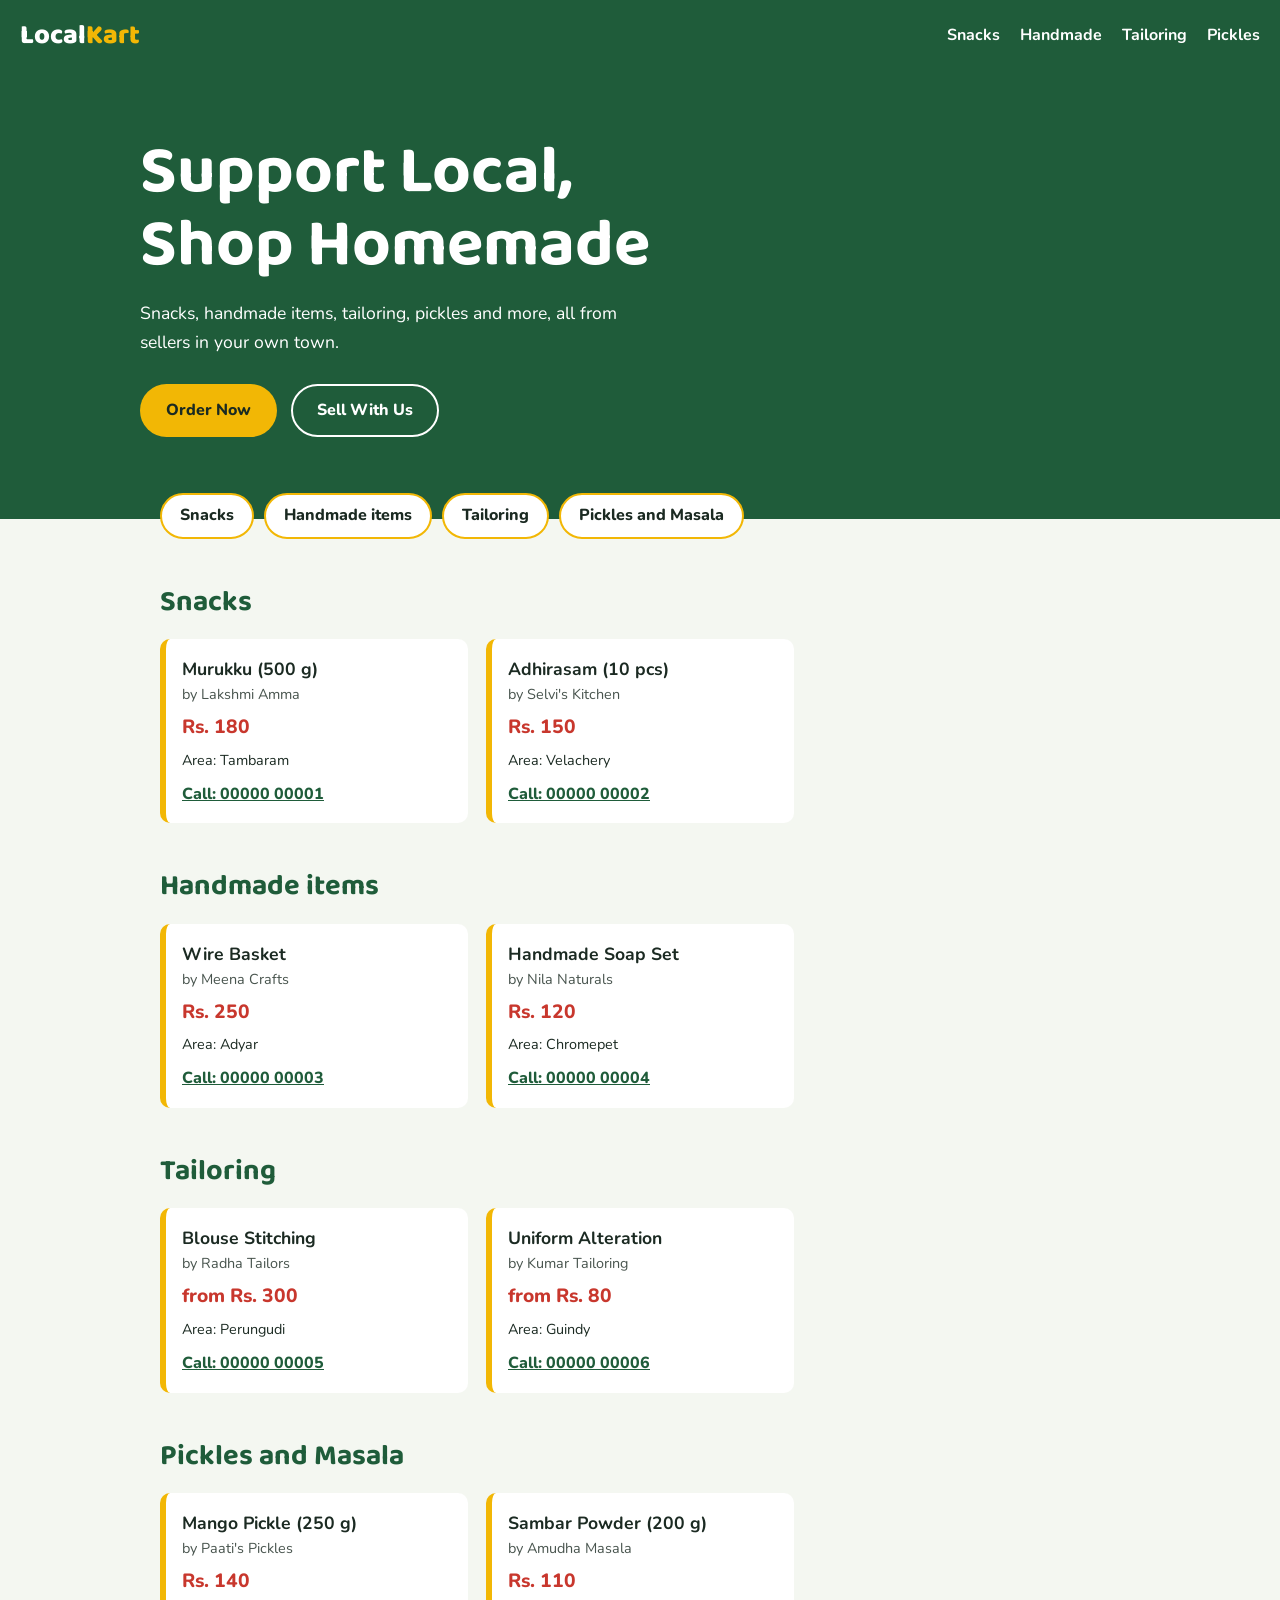
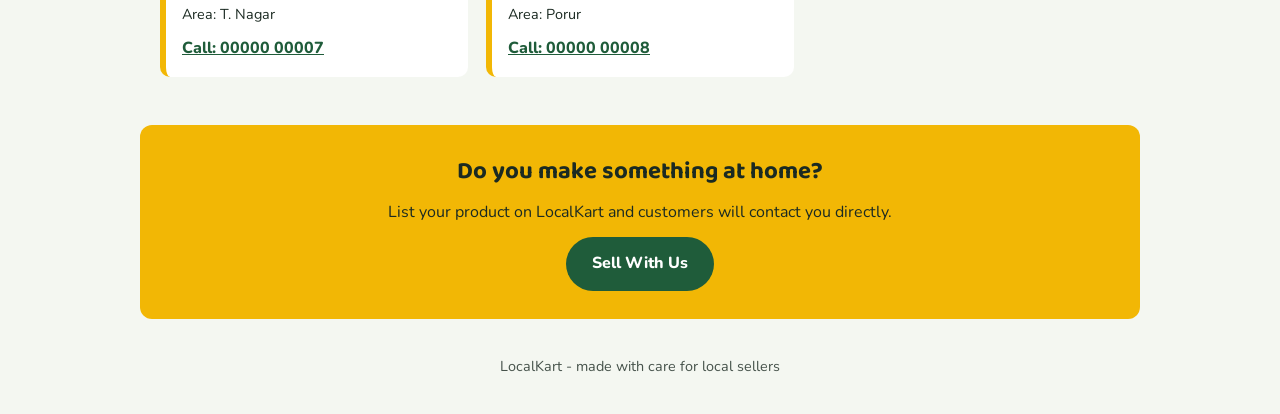
<file: index.html>
<!DOCTYPE html>
<html lang="en">
<head>
  <meta charset="UTF-8">
  <!-- This line makes the site fit properly on mobile screens -->
  <meta name="viewport" content="width=device-width, initial-scale=1">
  <title>LocalKart - Support Local, Shop Homemade</title>
  <!-- Google Fonts (needs internet). A default font is used if offline -->
  <link rel="stylesheet" href="https://fonts.googleapis.com/css2?family=Baloo+2:wght@700;800&family=Nunito:wght@400;700;800&display=swap">
  <link rel="stylesheet" href="style.css">
</head>
<body>

  <!-- ===== NAVBAR ===== -->
  <header class="navbar">
    <a href="index.html" class="logo">Local<span>Kart</span></a>
    <nav>
      <a href="#snacks">Snacks</a>
      <a href="#handmade">Handmade</a>
      <a href="#tailoring">Tailoring</a>
      <a href="#pickles">Pickles</a>
    </nav>
  </header>

  <!-- ===== HERO BANNER ===== -->
  <section class="hero">
    <div class="hero-inner">
      <h1>Support Local, Shop Homemade</h1>
      <p>Snacks, handmade items, tailoring, pickles and more, all from sellers in your own town.</p>
      <!-- Both buttons open Page 2 (order.html) -->
      <a class="btn btn-gold" href="order.html?type=order">Order Now</a>
      <a class="btn btn-outline" href="order.html?type=sell">Sell With Us</a>
    </div>
  </section>

  <!-- ===== CATEGORY BUTTONS (clicking one scrolls to that section) ===== -->
  <div class="categories">
    <a href="#snacks">Snacks</a>
    <a href="#handmade">Handmade items</a>
    <a href="#tailoring">Tailoring</a>
    <a href="#pickles">Pickles and Masala</a>
  </div>

  <!-- ===== SNACKS ===== -->
  <section class="section" id="snacks">
    <h2>Snacks</h2>
    <div class="grid">
      <!-- One card = one product. Copy-paste a card and change the details -->
      <div class="card">
        <h3>Murukku (500 g)</h3>
        <p class="seller">by Lakshmi Amma</p>
        <p class="price">Rs. 180</p>
        <p class="meta">Area: Tambaram</p>
        <a class="call" href="tel:+910000000001">Call: 00000 00001</a>
      </div>
      <div class="card">
        <h3>Adhirasam (10 pcs)</h3>
        <p class="seller">by Selvi's Kitchen</p>
        <p class="price">Rs. 150</p>
        <p class="meta">Area: Velachery</p>
        <a class="call" href="tel:+910000000002">Call: 00000 00002</a>
      </div>
    </div>
  </section>

  <!-- ===== HANDMADE ===== -->
  <section class="section" id="handmade">
    <h2>Handmade items</h2>
    <div class="grid">
      <div class="card">
        <h3>Wire Basket</h3>
        <p class="seller">by Meena Crafts</p>
        <p class="price">Rs. 250</p>
        <p class="meta">Area: Adyar</p>
        <a class="call" href="tel:+910000000003">Call: 00000 00003</a>
      </div>
      <div class="card">
        <h3>Handmade Soap Set</h3>
        <p class="seller">by Nila Naturals</p>
        <p class="price">Rs. 120</p>
        <p class="meta">Area: Chromepet</p>
        <a class="call" href="tel:+910000000004">Call: 00000 00004</a>
      </div>
    </div>
  </section>

  <!-- ===== TAILORING ===== -->
  <section class="section" id="tailoring">
    <h2>Tailoring</h2>
    <div class="grid">
      <div class="card">
        <h3>Blouse Stitching</h3>
        <p class="seller">by Radha Tailors</p>
        <p class="price">from Rs. 300</p>
        <p class="meta">Area: Perungudi</p>
        <a class="call" href="tel:+910000000005">Call: 00000 00005</a>
      </div>
      <div class="card">
        <h3>Uniform Alteration</h3>
        <p class="seller">by Kumar Tailoring</p>
        <p class="price">from Rs. 80</p>
        <p class="meta">Area: Guindy</p>
        <a class="call" href="tel:+910000000006">Call: 00000 00006</a>
      </div>
    </div>
  </section>

  <!-- ===== PICKLES AND MASALA ===== -->
  <section class="section" id="pickles">
    <h2>Pickles and Masala</h2>
    <div class="grid">
      <div class="card">
        <h3>Mango Pickle (250 g)</h3>
        <p class="seller">by Paati's Pickles</p>
        <p class="price">Rs. 140</p>
        <p class="meta">Area: T. Nagar</p>
        <a class="call" href="tel:+910000000007">Call: 00000 00007</a>
      </div>
      <div class="card">
        <h3>Sambar Powder (200 g)</h3>
        <p class="seller">by Amudha Masala</p>
        <p class="price">Rs. 110</p>
        <p class="meta">Area: Porur</p>
        <a class="call" href="tel:+910000000008">Call: 00000 00008</a>
      </div>
    </div>
  </section>

  <!-- ===== SELL WITH US ===== -->
  <section class="sell-strip">
    <h2>Do you make something at home?</h2>
    <p>List your product on LocalKart and customers will contact you directly.</p>
    <a class="btn btn-green" href="order.html?type=sell">Sell With Us</a>
  </section>

  <footer>LocalKart - made with care for local sellers</footer>

</body>
</html>
</file>
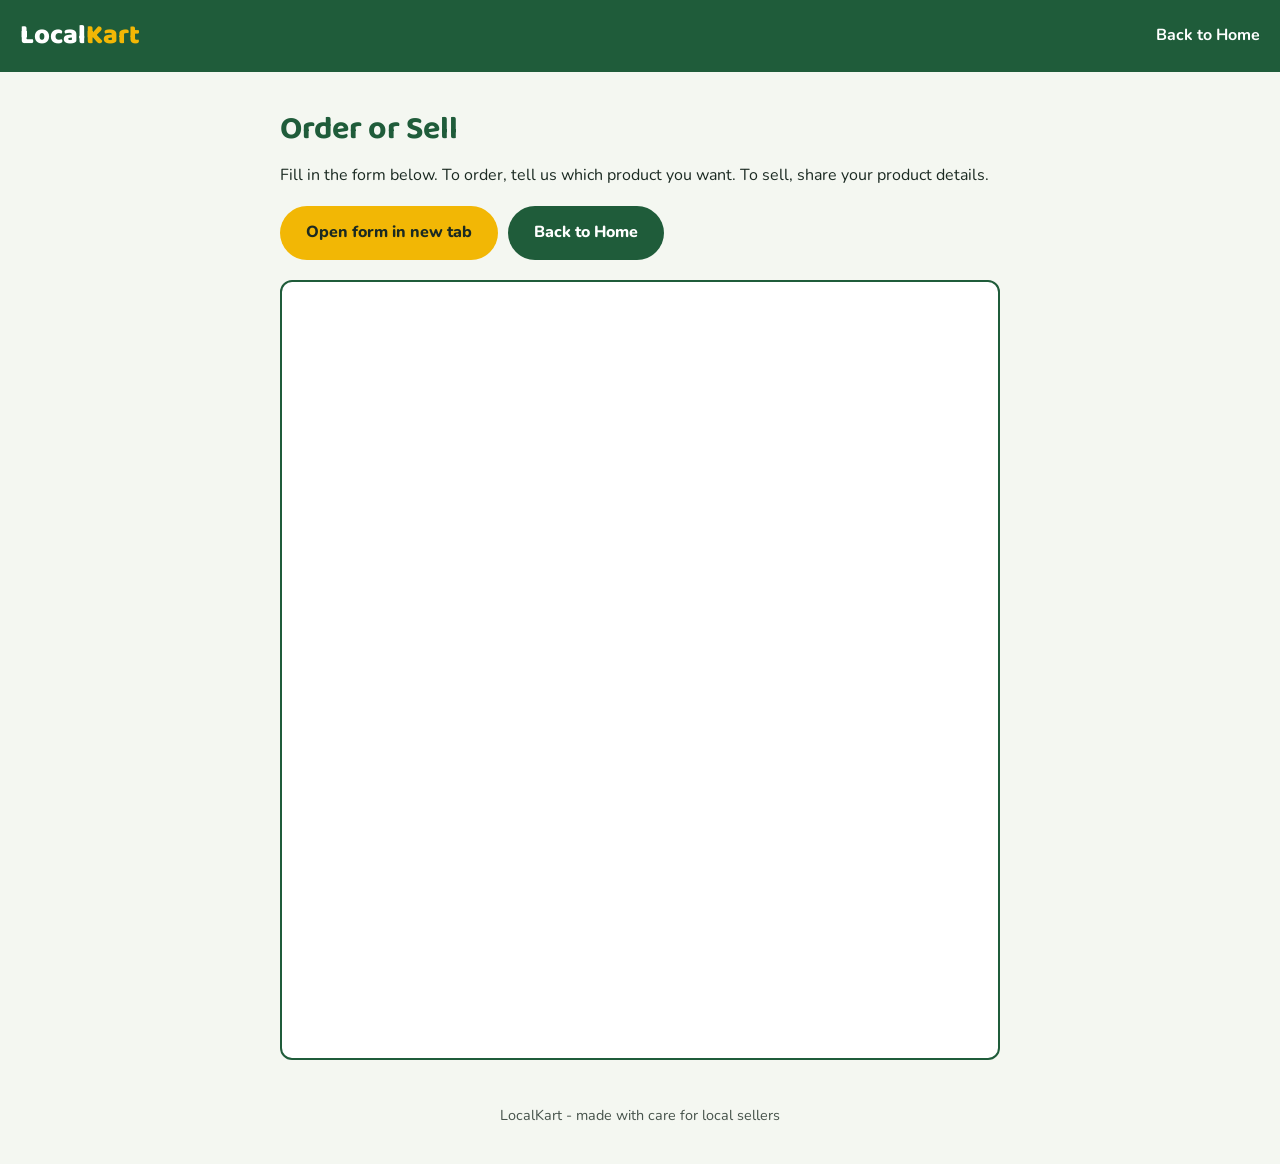
<file: order.html>
<!DOCTYPE html>
<html lang="en">
<head>
  <meta charset="UTF-8">
  <meta name="viewport" content="width=device-width, initial-scale=1">
  <title>Order or Sell - LocalKart</title>
  <link rel="stylesheet" href="https://fonts.googleapis.com/css2?family=Baloo+2:wght@700;800&family=Nunito:wght@400;700;800&display=swap">
  <link rel="stylesheet" href="style.css">
</head>
<body>

  <!-- ===== NAVBAR (same as Page 1) ===== -->
  <header class="navbar">
    <a href="index.html" class="logo">Local<span>Kart</span></a>
    <nav><a href="index.html">Back to Home</a></nav>
  </header>

  <main class="form-page">
    <h1>Order or Sell</h1>
    <p>Fill in the form below. To order, tell us which product you want. To sell, share your product details.</p>

    <div class="form-actions">
      <!-- Your Google Form link is added here. Change it if needed -->
      <a class="btn btn-gold" href="https://docs.google.com/forms/d/e/1FAIpQLSf2zXcIQqNqaJaJ0sYvj6LYLiAcig-KDoL0oi7hPgLIgUlmKg/viewform" target="_blank" rel="noopener">Open form in new tab</a>
      <a class="btn btn-green" href="index.html">Back to Home</a>
    </div>

    <!-- Google Form embed. The src link ends with "?embedded=true" -->
    <iframe class="form-frame" src="https://docs.google.com/forms/d/e/1FAIpQLSf2zXcIQqNqaJaJ0sYvj6LYLiAcig-KDoL0oi7hPgLIgUlmKg/viewform?embedded=true" title="LocalKart form">
      The form did not load. Please click "Open form in new tab".
    </iframe>
  </main>

  <footer>LocalKart - made with care for local sellers</footer>

</body>
</html>
</file>
<file: style.css>
/* ===== LocalKart - style.css =====
   Both pages use this one CSS file */

/* 1. Colors - change them here and the whole site changes */
:root {
  --green: #1f5c3a;   /* banana leaf green */
  --gold: #f2b705;    /* turmeric yellow */
  --red: #c8372d;     /* chilli red */
  --bg: #f4f7f1;
  --ink: #1b2a22;
  --white: #ffffff;
}

/* 2. Basic reset */
* { box-sizing: border-box; margin: 0; padding: 0; }
html { scroll-behavior: smooth; }
body {
  font-family: "Nunito", Arial, sans-serif;
  background: var(--bg);
  color: var(--ink);
  line-height: 1.6;
}
a { color: inherit; }
:focus-visible { outline: 3px solid var(--gold); outline-offset: 2px; }

/* 3. Top navigation bar */
.navbar {
  background: var(--green);
  color: var(--white);
  padding: 14px 20px;
  display: flex;
  justify-content: space-between;
  align-items: center;
  flex-wrap: wrap;
  gap: 10px;
}
.logo { font-family: "Baloo 2", Arial, sans-serif; font-size: 1.7rem; font-weight: 800; text-decoration: none; }
.logo span { color: var(--gold); }
.navbar nav a { margin-left: 16px; text-decoration: none; font-weight: 700; }
.navbar nav a:hover { color: var(--gold); }

/* 4. Buttons */
.btn {
  display: inline-block;
  padding: 12px 24px;
  border-radius: 999px;
  font-weight: 800;
  text-decoration: none;
  border: 2px solid transparent;
  cursor: pointer;
}
.btn-gold { background: var(--gold); color: var(--ink); }
.btn-gold:hover { background: #ffd23f; }
.btn-outline { border-color: var(--white); color: var(--white); }
.btn-outline:hover { background: var(--white); color: var(--green); }
.btn-green { background: var(--green); color: var(--white); }
.btn-green:hover { background: #17482d; }

/* 5. Hero banner (Page 1 top) */
.hero {
  background: var(--green);
  color: var(--white);
  padding: 64px 20px 72px;
  text-align: left;
}
.hero-inner { max-width: 1000px; margin: 0 auto; }
.hero h1 {
  font-family: "Baloo 2", Arial, sans-serif;
  font-size: clamp(2.2rem, 7vw, 4.2rem);
  line-height: 1.1;
  max-width: 14ch;
}
.hero p { margin: 16px 0 28px; max-width: 46ch; font-size: 1.1rem; }
.hero .btn { margin-right: 10px; margin-bottom: 10px; }

/* 6. Category buttons */
.categories {
  max-width: 1000px;
  margin: -26px auto 0;
  padding: 0 20px;
  display: flex;
  gap: 10px;
  flex-wrap: wrap;
}
.categories a {
  background: var(--white);
  border: 2px solid var(--gold);
  padding: 8px 18px;
  border-radius: 999px;
  font-weight: 800;
  text-decoration: none;
}
.categories a:hover { background: var(--gold); }

/* 7. Product / seller cards */
.section { max-width: 1000px; margin: 0 auto; padding: 40px 20px 0; }
.section h2 { font-family: "Baloo 2", Arial, sans-serif; font-size: 1.8rem; color: var(--green); margin-bottom: 14px; }
.grid { display: grid; grid-template-columns: repeat(auto-fill, minmax(230px, 1fr)); gap: 18px; }
.card {
  background: var(--white);
  border-left: 6px solid var(--gold);
  border-radius: 10px;
  padding: 16px;
}
.card h3 { font-size: 1.1rem; }
.card .seller { font-size: 0.9rem; opacity: 0.8; }
.card .price { color: var(--red); font-weight: 800; font-size: 1.2rem; margin: 6px 0; }
.card .meta { font-size: 0.9rem; }
.card a.call { display: inline-block; margin-top: 10px; font-weight: 800; color: var(--green); }

/* 8. Sell-with-us strip */
.sell-strip {
  max-width: 1000px;
  margin: 48px auto 0;
  padding: 28px 20px;
  background: var(--gold);
  border-radius: 12px;
  text-align: center;
}
.sell-strip h2 { font-family: "Baloo 2", Arial, sans-serif; margin-bottom: 8px; }
.sell-strip .btn { margin-top: 12px; }

/* 9. Footer */
footer { text-align: center; padding: 36px 20px; font-size: 0.9rem; opacity: 0.8; }

/* 10. Page 2 - form page */
.form-page { max-width: 760px; margin: 0 auto; padding: 32px 20px 0; }
.form-page h1 { font-family: "Baloo 2", Arial, sans-serif; color: var(--green); font-size: 2rem; }
.form-page p { margin: 8px 0 18px; }
.form-actions { display: flex; gap: 10px; flex-wrap: wrap; margin-bottom: 20px; }
.form-frame { width: 100%; height: 780px; border: 2px solid var(--green); border-radius: 12px; background: var(--white); }

/* 11. Mobile - for small screens */
@media (max-width: 600px) {
  .hero { padding: 44px 20px 56px; }
  .navbar nav a { margin-left: 0; margin-right: 14px; }
}
</file>
